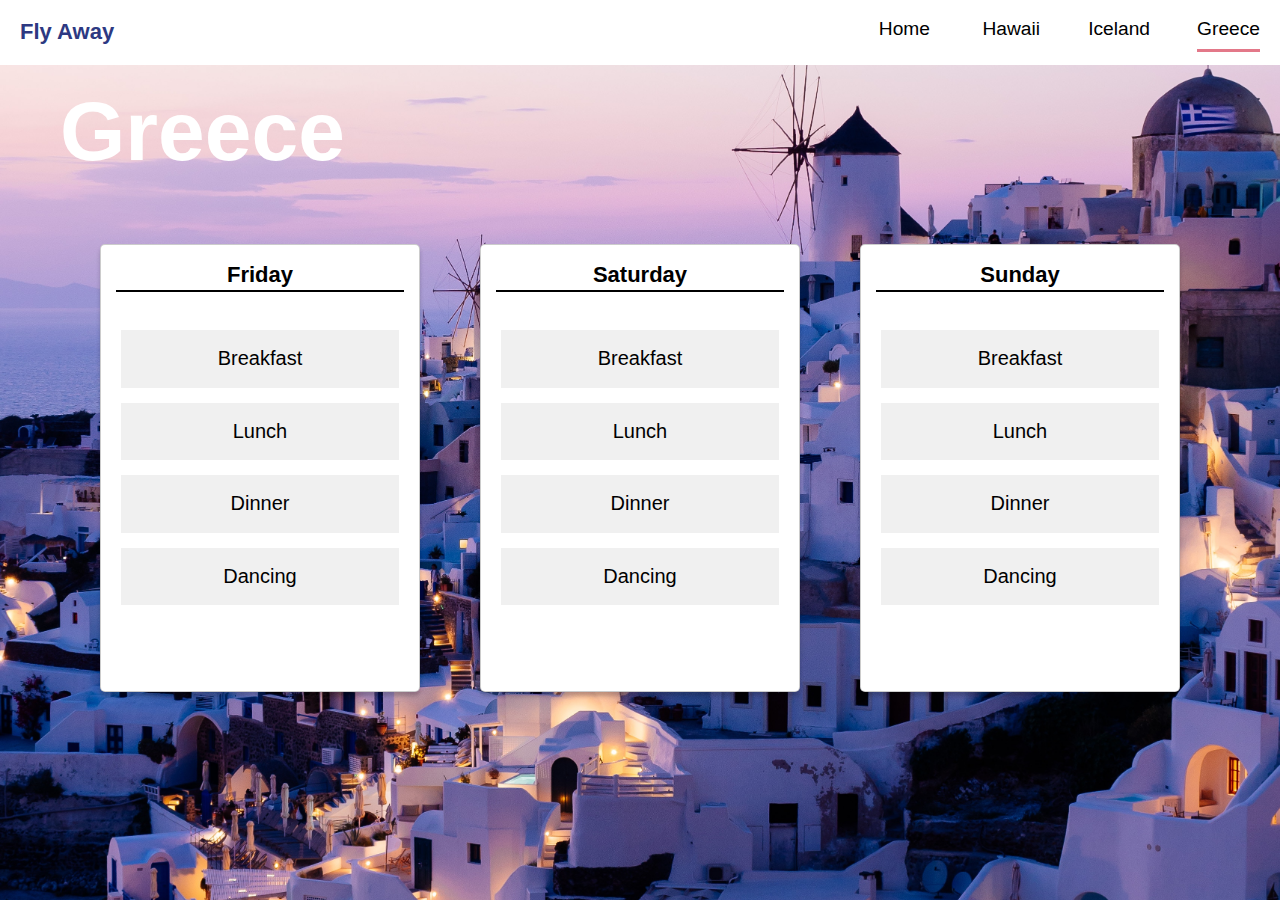
<file: pages/greece.html>
<!DOCTYPE html>
<html lang="en">
<head>
  <meta charset="UTF-8">
  <meta name="viewport" content="width=device-width, initial-scale=1">
  <title>Fly Away - Greece</title>
  <link rel="stylesheet" href="../styles/main.css">
</head>
<body class="app__bg-image destination--greece">
  <nav class="navbar">
    <div class="navbar__main-title">
      <a href="/index.html">Fly Away</a>
    </div>
    <div class="navbar__hamburger"></div>
    <ul class="navbar__links-container">
      <li class="navbar__item"><a class="navbar__link" href="/index.html">Home</a></li>
      <li class="navbar__item"><a class="navbar__link" href="/pages/hawaii.html">Hawaii</a></li>
      <li class="navbar__item"><a class="navbar__link" href="/pages/iceland.html">Iceland</a></li>
      <li class="navbar__item"><a class="navbar__link navbar__link--active" href="/pages/greece.html">Greece</a></li>
    </ul>
  </nav>
  <main>
    <section class="app__section">
      <h1 class="destination__page-heading">Greece</h1>
      <div class="container">
        <div class="card__card-row">
          <div class="card itinerary">
            <h2 class="itinerary__title">Friday</h2>
            <ul class="itinerary__list">
              <li class="itinerary__item">Breakfast</li>
              <li class="itinerary__item">Lunch</li>
              <li class="itinerary__item">Dinner</li>
              <li class="itinerary__item">Dancing</li>
            </ul>
          </div>
          <div class="card itinerary">
            <h2 class="itinerary__title">Saturday</h2>
            <ul class="itinerary__list">
              <li class="itinerary__item">Breakfast</li>
              <li class="itinerary__item">Lunch</li>
              <li class="itinerary__item">Dinner</li>
              <li class="itinerary__item">Dancing</li>
            </ul>
          </div>
          <div class="card itinerary">
            <h2 class="itinerary__title">Sunday</h2>
            <ul class="itinerary__list">
              <li class="itinerary__item">Breakfast</li>
              <li class="itinerary__item">Lunch</li>
              <li class="itinerary__item">Dinner</li>
              <li class="itinerary__item">Dancing</li>
            </ul>
          </div>
        </div>
      </div>
    </section>
  </main>
</body>
</html>
</file>
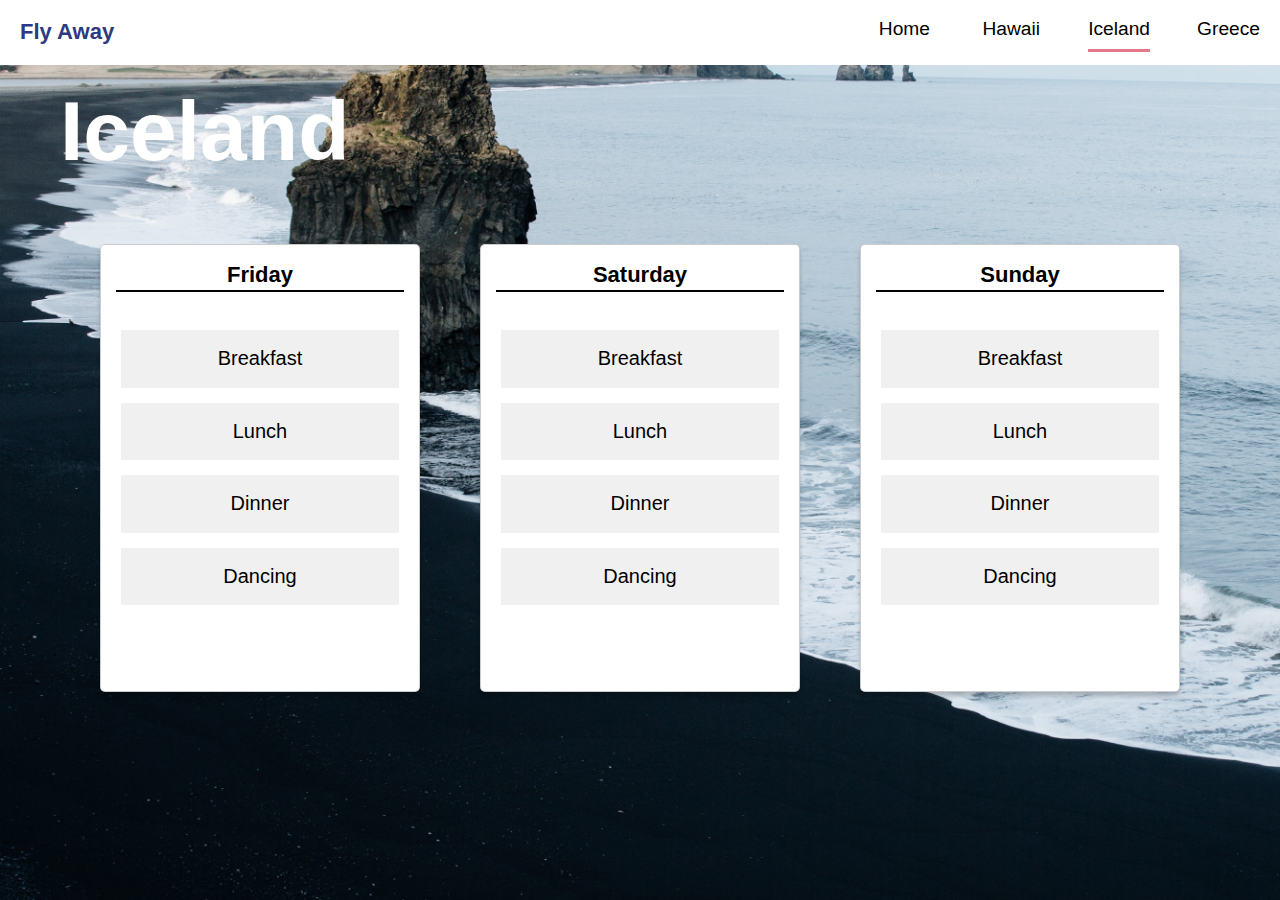
<file: pages/iceland.html>
<!DOCTYPE html>
<html lang="en">
<head>
  <meta charset="UTF-8">
  <meta name="viewport" content="width=device-width, initial-scale=1">
  <title>Fly Away - Iceland</title>
  <link rel="stylesheet" href="../styles/main.css">
</head>
<body class="app__bg-image destination--iceland">
  <nav class="navbar">
    <div class="navbar__main-title">
      <a href="/index.html">Fly Away</a>
    </div>
    <div class="navbar__hamburger"></div>
    <ul class="navbar__links-container">
      <li class="navbar__item"><a class="navbar__link" href="/index.html">Home</a></li>
      <li class="navbar__item"><a class="navbar__link" href="/pages/hawaii.html">Hawaii</a></li>
      <li class="navbar__item"><a class="navbar__link navbar__link--active" href="/pages/iceland.html">Iceland</a></li>
      <li class="navbar__item"><a class="navbar__link" href="/pages/greece.html">Greece</a></li>
    </ul>
  </nav>
  <main>
    <section class="app__section">
      <h1 class="destination__page-heading">Iceland</h1>
      <div class="container">
        <div class="card__card-row">
          <div class="card itinerary">
            <h2 class="itinerary__title">Friday</h2>
            <ul class="itinerary__list">
              <li class="itinerary__item">Breakfast</li>
              <li class="itinerary__item">Lunch</li>
              <li class="itinerary__item">Dinner</li>
              <li class="itinerary__item">Dancing</li>
            </ul>
          </div>
          <div class="card itinerary">
            <h2 class="itinerary__title">Saturday</h2>
            <ul class="itinerary__list">
              <li class="itinerary__item">Breakfast</li>
              <li class="itinerary__item">Lunch</li>
              <li class="itinerary__item">Dinner</li>
              <li class="itinerary__item">Dancing</li>
            </ul>
          </div>
          <div class="card itinerary">
            <h2 class="itinerary__title">Sunday</h2>
            <ul class="itinerary__list">
              <li class="itinerary__item">Breakfast</li>
              <li class="itinerary__item">Lunch</li>
              <li class="itinerary__item">Dinner</li>
              <li class="itinerary__item">Dancing</li>
            </ul>
          </div>
        </div>
      </div>
    </section>
  </main>
</body>
</html>
</file>
<file: styles/main.css>
* {
  font-family: Verdana, Geneva, sans-serif;
}

body {
  line-height: 1.375;
  -webkit-font-smoothing: antialiased;
  -moz-osx-font-smoothing: grayscale;
}

/*! normalize.css v8.0.1 | MIT License | github.com/necolas/normalize.css */
/* Document
   ========================================================================== */
/**
 * 1. Correct the line height in all browsers.
 * 2. Prevent adjustments of font size after orientation changes in iOS.
 */
html {
  line-height: 1.15;
  /* 1 */
  -webkit-text-size-adjust: 100%;
  /* 2 */
}

/* Sections
   ========================================================================== */
/**
 * Remove the margin in all browsers.
 */
body { 
  margin: 0;
}

/**
 * Render the `main` element consistently in IE.
 */
main {
  display: block;
}

/**
 * Correct the font size and margin on `h1` elements within `section` and
 * `article` contexts in Chrome, Firefox, and Safari.
 */
h1 {
  font-size: 2em;
  margin: 0.67em 0;
}

/* Grouping content
   ========================================================================== */
/**
 * 1. Add the correct box sizing in Firefox.
 * 2. Show the overflow in Edge and IE.
 */
hr {
  box-sizing: content-box;
  /* 1 */
  height: 0;
  /* 1 */
  overflow: visible;
  /* 2 */
}

/**
 * 1. Correct the inheritance and scaling of font size in all browsers.
 * 2. Correct the odd `em` font sizing in all browsers.
 */
pre {
  font-family: monospace, monospace;
  /* 1 */
  font-size: 1em;
  /* 2 */
}

/* Text-level semantics
   ========================================================================== */
/**
 * Remove the gray background on active links in IE 10.
 */
a {
  background-color: transparent;
}

/**
 * 1. Remove the bottom border in Chrome 57-
 * 2. Add the correct text decoration in Chrome, Edge, IE, Opera, and Safari.
 */
abbr[title] {
  border-bottom: none;
  /* 1 */
  text-decoration: underline;
  /* 2 */
  text-decoration: underline dotted;
  /* 2 */
}

/**
 * Add the correct font weight in Chrome, Edge, and Safari.
 */
b,
strong {
  font-weight: bolder;
}

/**
 * 1. Correct the inheritance and scaling of font size in all browsers.
 * 2. Correct the odd `em` font sizing in all browsers.
 */
code,
kbd,
samp {
  font-family: monospace, monospace;
  /* 1 */
  font-size: 1em;
  /* 2 */
}

/**
 * Add the correct font size in all browsers.
 */
small {
  font-size: 80%;
}

/**
 * Prevent `sub` and `sup` elements from affecting the line height in
 * all browsers.
 */
sub,
sup {
  font-size: 75%;
  line-height: 0;
  position: relative;
  vertical-align: baseline;
}

sub {
  bottom: -0.25em;
}

sup {
  top: -0.5em;
}

/* Embedded content
   ========================================================================== */
/**
 * Remove the border on images inside links in IE 10.
 */
img {
  border-style: none;
}

/* Forms
   ========================================================================== */
/**
 * 1. Change the font styles in all browsers.
 * 2. Remove the margin in Firefox and Safari.
 */
button,
input,
optgroup,
select,
textarea {
  font-family: inherit;
  /* 1 */
  font-size: 100%;
  /* 1 */
  line-height: 1.15;
  /* 1 */
  margin: 0;
  /* 2 */
}

/**
 * Show the overflow in IE.
 * 1. Show the overflow in Edge.
 */
button,
input {
  /* 1 */
  overflow: visible;
}

/**
 * Remove the inheritance of text transform in Edge, Firefox, and IE.
 * 1. Remove the inheritance of text transform in Firefox.
 */
button,
select {
  /* 1 */
  text-transform: none;
}

/**
 * Correct the inability to style clickable types in iOS and Safari.
 */
button,
[type=button],
[type=reset],
[type=submit] {
  -webkit-appearance: button;
}

/**
 * Remove the inner border and padding in Firefox.
 */
button::-moz-focus-inner,
[type=button]::-moz-focus-inner,
[type=reset]::-moz-focus-inner,
[type=submit]::-moz-focus-inner {
  border-style: none;
  padding: 0;
}

/**
 * Restore the focus styles unset by the previous rule.
 */
button:-moz-focusring,
[type=button]:-moz-focusring,
[type=reset]:-moz-focusring,
[type=submit]:-moz-focusring {
  outline: 1px dotted ButtonText;
}

/**
 * Correct the padding in Firefox.
 */
fieldset {
  padding: 0.35em 0.75em 0.625em;
}

/**
 * 1. Correct the text wrapping in Edge and IE.
 * 2. Correct the color inheritance from `fieldset` elements in IE.
 * 3. Remove the padding so developers are not caught out when they zero out
 *    `fieldset` elements in all browsers.
 */
legend {
  box-sizing: border-box;
  /* 1 */
  color: inherit;
  /* 2 */
  display: table;
  /* 1 */
  max-width: 100%;
  /* 1 */
  padding: 0;
  /* 3 */
  white-space: normal;
  /* 1 */
}

/**
 * Add the correct vertical alignment in Chrome, Firefox, and Opera.
 */
progress {
  vertical-align: baseline;
}

/**
 * Remove the default vertical scrollbar in IE 10+.
 */
textarea {
  overflow: auto;
}

/**
 * 1. Add the correct box sizing in IE 10.
 * 2. Remove the padding in IE 10.
 */
[type=checkbox],
[type=radio] {
  box-sizing: border-box;
  /* 1 */
  padding: 0;
  /* 2 */
}

/**
 * Correct the cursor style of increment and decrement buttons in Chrome.
 */
[type=number]::-webkit-inner-spin-button,
[type=number]::-webkit-outer-spin-button {
  height: auto;
}

/**
 * 1. Correct the odd appearance in Chrome and Safari.
 * 2. Correct the outline style in Safari.
 */
[type=search] {
  -webkit-appearance: textfield;
  /* 1 */
  outline-offset: -2px;
  /* 2 */
}

/**
 * Remove the inner padding in Chrome and Safari on macOS.
 */
[type=search]::-webkit-search-decoration {
  -webkit-appearance: none;
}

/**
 * 1. Correct the inability to style clickable types in iOS and Safari.
 * 2. Change font properties to `inherit` in Safari.
 */
::-webkit-file-upload-button {
  -webkit-appearance: button;
  /* 1 */
  font: inherit;
  /* 2 */
}

/* Interactive
   ========================================================================== */
/*
 * Add the correct display in Edge, IE 10+, and Firefox.
 */
details {
  display: block;
}

/*
 * Add the correct display in all browsers.
 */
summary {
  display: list-item;
}

/* Misc
   ========================================================================== */
/**
 * Add the correct display in IE 10+.
 */
template {
  display: none;
}

/**
 * Add the correct display in IE 10.
 */
[hidden] {
  display: none;
}

* {
  box-sizing: border-box;
}

*:before,
*:after {
  box-sizing: inherit;
}

html,
body {
  width: 100%;
  height: 100%;
}

ul,
li {
  list-style: none;
}

img {
  width: 100%;
}

.app__section {
  padding-top: 50px;
  padding-bottom: 50px;
}
.app__section-heading {
  margin-top: 0;
  margin-bottom: 1.5rem;
  font-size: 1.5rem;
  color: #101d42;
}
@media (min-width: 900px) {
  .app__section-heading {
    font-size: 1.75rem;
  }
}
.app__bg-light {
  background: #f8f8f8;
}
.app__bg-white {
  background: #fff;
}
.app__bg-image {
  background-size: cover;
  background-position: center;
  background-repeat: no-repeat;
  background-attachment: fixed;
}

.navbar {
  display: flex;
  justify-content: space-between;
  position: absolute;
  top: 0;
  right: 0;
  left: 0;
  height: 65px;
  padding: 0 20px;
  background: #fff;
}
@media (min-width) {
  .navbar {
    padding: 0 20px;
  }
}
.navbar__main-title {
  margin-top: auto;
  margin-bottom: auto;
  font-size: 1.375rem;
  font-weight: 700;
  color: #2d3982;
}
.navbar__hamburger {
  position: static;
  display: flex;
  align-items: center;
  font-size: 1.325rem;
}
@media (min-width: 900px) {
  .navbar__hamburger {
    display: none;
  }
}
.navbar__hamburger:before {
  content: "menu";
}
.navbar__links-container {
  position: absolute;
  top: 65px;
  right: 0;
  height: 0;
  display: grid;
  overflow: hidden;
}
@media (min-width: 900px) {
  .navbar__links-container {
    position: static;
    grid-template-columns: repeat(4, minmax(100px, max-content));
    column-gap: 10px;
    align-items: center;
    text-align: right;
    overflow: visible;
  }
}
.navbar__item {
  margin-top: 20px;
  margin-bottom: 20px;
}
@media (min-width: 900px) {
  .navbar__item {
    height: auto;
    margin: 0;
  }
}
.navbar a {
  text-decoration: none;
  color: inherit;
}
.navbar__link {
  font-size: 1.2rem;
  padding-bottom: 10px;
}
.navbar__link:hover {
  border-bottom: 3px solid #5969d0;
}
.navbar__link--active {
  border-bottom: 3px solid #e37889;
}

.container {
  max-width: 450px;
  padding: 0 10px;
  margin: 0 auto;
}
@media (min-width: 600px) {
  .container {
    max-width: 765px;
  }
}
@media (min-width: 900px) {
  .container {
    max-width: 1400px;
  }
}

.card {
  position: relative;
  width: 320px;
  height: 448px;
  padding: 20px;
  margin: 10px;
  border: 1px solid rgba(0, 0, 0, 0.2);
  border-radius: 5px;
  box-shadow: 0 4px 4px rgba(0, 0, 0, 0.2);
  background: #fff;
  background-size: cover;
  background-position: center;
  background-repeat: no-repeat;
}
@media (min-width: 900px) {
  .card {
    margin: 30px;
  }
}
.card__inner {
  width: 100%;
  height: 100%;
}
.card__card-row {
  display: flex;
  justify-content: center;
  align-items: center;
  flex-wrap: wrap;
}
@media (min-width: 900) {
  .card__card-row {
    flex-direction: row;
  }
}
.card__card-row a {
  text-decoration: none;
}
.card__title {
  font-size: 1.75rem;
}
.card__title--bottom {
  position: absolute;
  right: 0;
  bottom: 0;
  margin: 25px;
  color: #fff;
}

.btn {
  height: 30px;
  border: 1px solid rgba(0, 0, 0, 0.2);
  border-radius: 15px;
  cursor: pointer;
}

.hero {
  display: flex;
  flex-direction: column;
  padding-top: 50px;
  padding-bottom: 50px;
}
@media (min-width: 900px) {
  .hero {
    flex-direction: row;
  }
}
.hero__lead {
  display: flex;
  flex-direction: column;
  justify-content: center;
  align-items: center;
  width: 100%;
  padding: 10px;
  text-align: center;
}
@media (min-width: 900px) {
  .hero__lead {
    align-items: flex-start;
    width: 55%;
    text-align: left;
  }
}
.hero__image {
  width: 100%;
}
@media (min-width: 900px) {
  .hero__image {
    width: 45%;
  }
}
.hero__tagline {
  font-family: "comic sans ms", "comic sans", sans-serif;
  font-size: 2.625rem;
  font-weight: 700;
  text-transform: capitalize;
  margin-top: 0;
  margin-bottom: 2.25rem;
  color: #101d42;
}
.hero__sub {
  font-size: 18px;
  margin-top: 0;
  margin-bottom: 2.25rem;
}
.hero__cta {
  width: 200px;
  height: 50px;
  font-weight: 700;
  color: #fff;
  background: #5969d0;
  border: none;
  border-radius: 25px;
}
.hero__cta:hover {
  background: #2d3982;
}
.hero__cta:active {
  background: #101d42;
}

.recommendations__hawaii {
  background-image: url("../assets/hawaii.jpg");
}
.recommendations__iceland {
  background-image: url("../assets/iceland.jpg");
}
.recommendations__greece {
  background-image: url("../assets/greece.jpg");
}

.itinerary {
  display: flex;
  flex-direction: column;
  justify-content: center;
  text-align: center;
}
.itinerary__title {
  position: absolute;
  top: 15px;
  right: 15px;
  left: 15px;
  margin: 0;
  font-size: 1.375rem;
  font-weight: 700;
  border-bottom: 2px solid #000;
}
.itinerary__list {
  padding: 0;
}
.itinerary__item {
  padding: 15px 0;
  margin: 15px 0;
  font-size: 1.25rem;
  background: #f0f0f0;
}

.destination section {
  display: flex;
  flex-direction: column;
  justify-content: center;
}
.destination__page-heading {
  position: relative;
  left: 20px;
  width: fit-content;
  margin: 1.5rem 0;
  font-size: 3.25rem;
  color: #fff;
}
@media (min-width: 900px) {
  .destination__page-heading {
    left: 60px;
    font-size: 5.25rem;
  }
}
.destination--hawaii {
  background-image: url("../assets/hawaii.jpg");
}
.destination--iceland {
  background-image: url("../assets/iceland.jpg");
}
.destination--greece {
  background-image: url("../assets/greece.jpg");
}

/*# sourceMappingURL=main.css.map */
</file>
